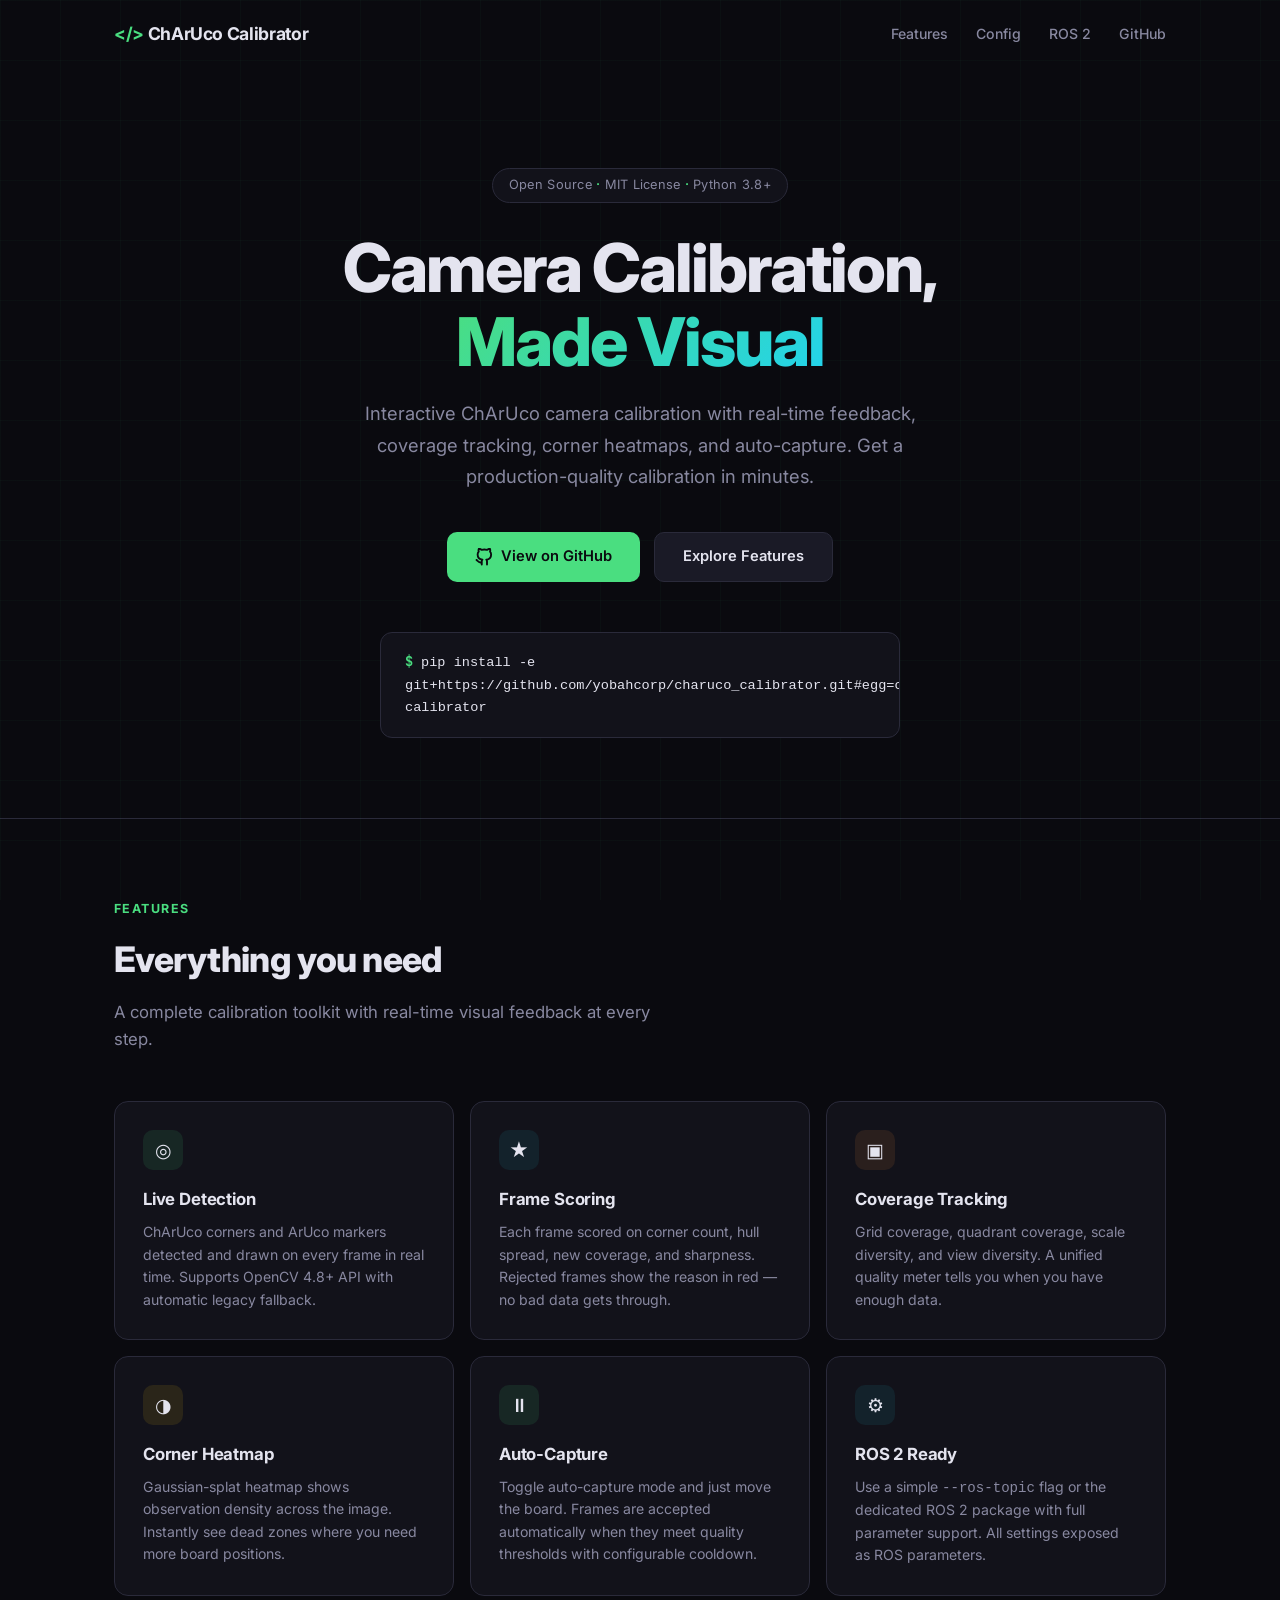
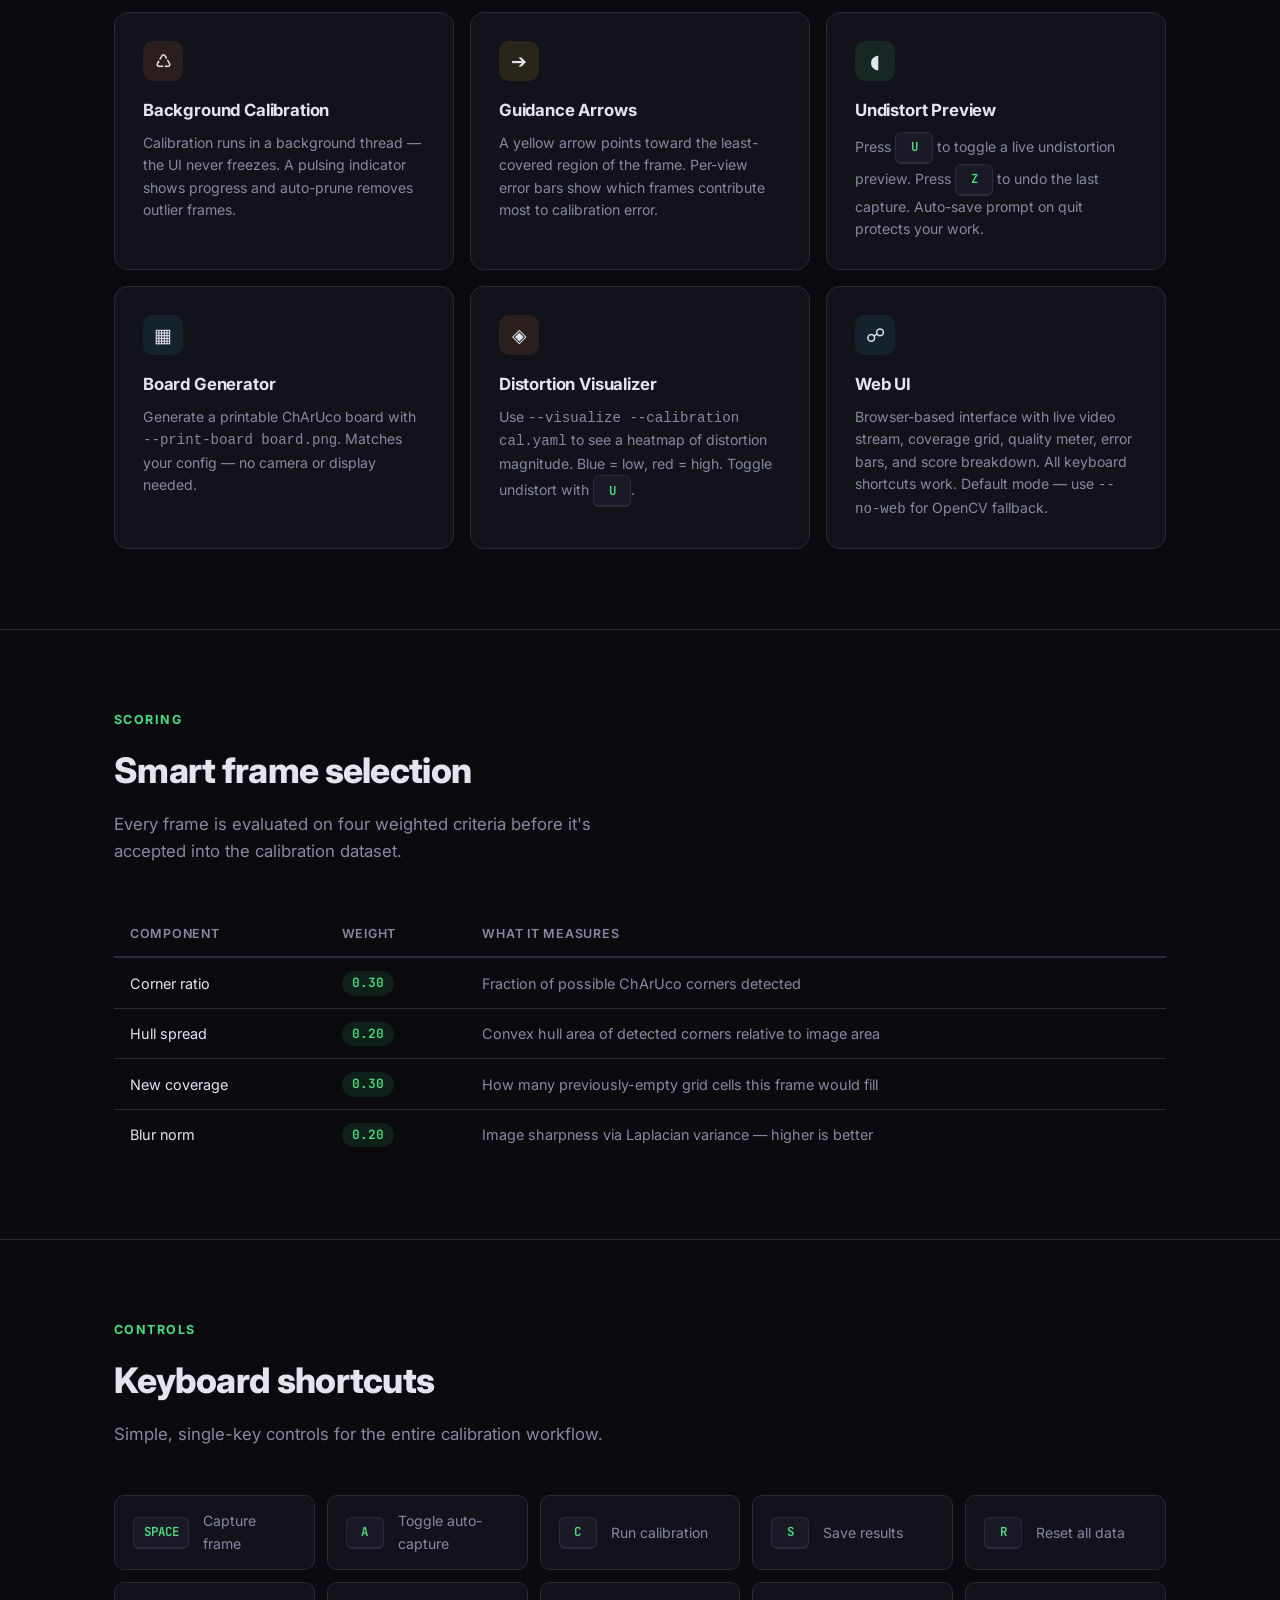
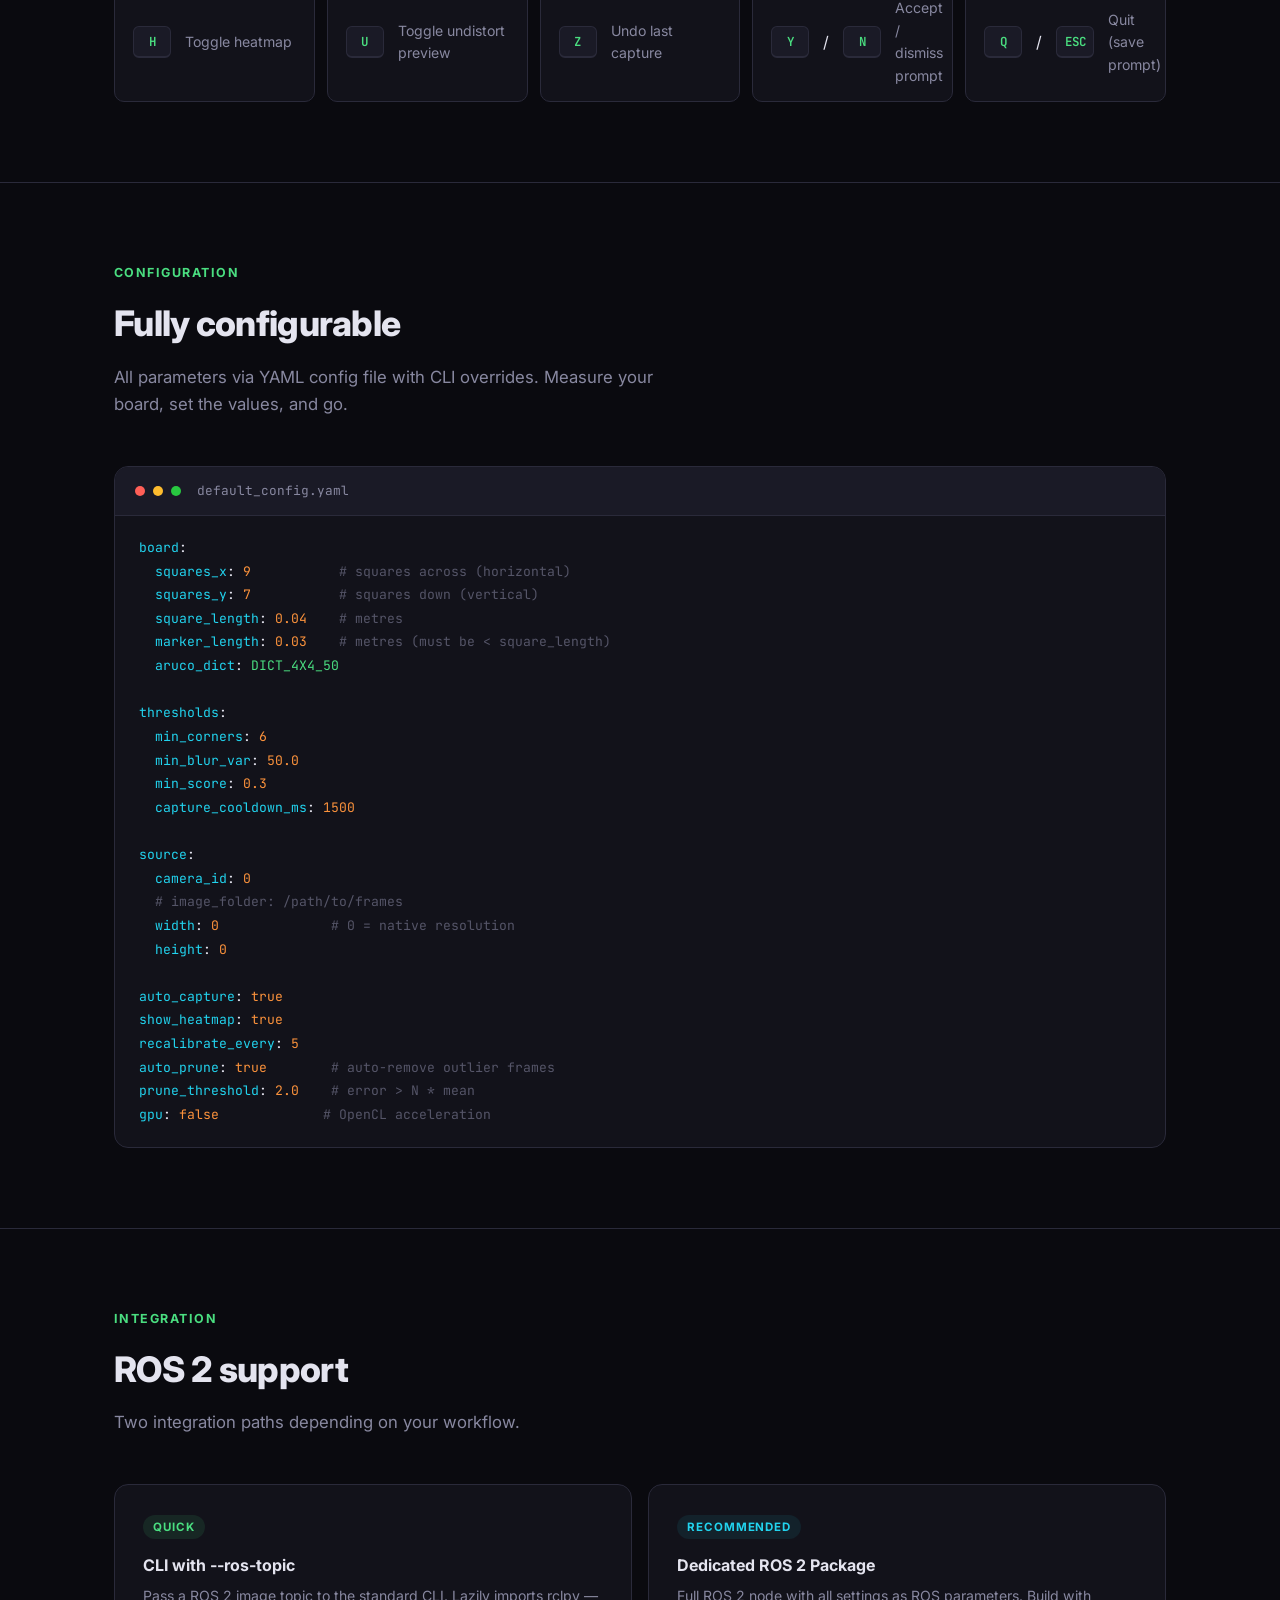
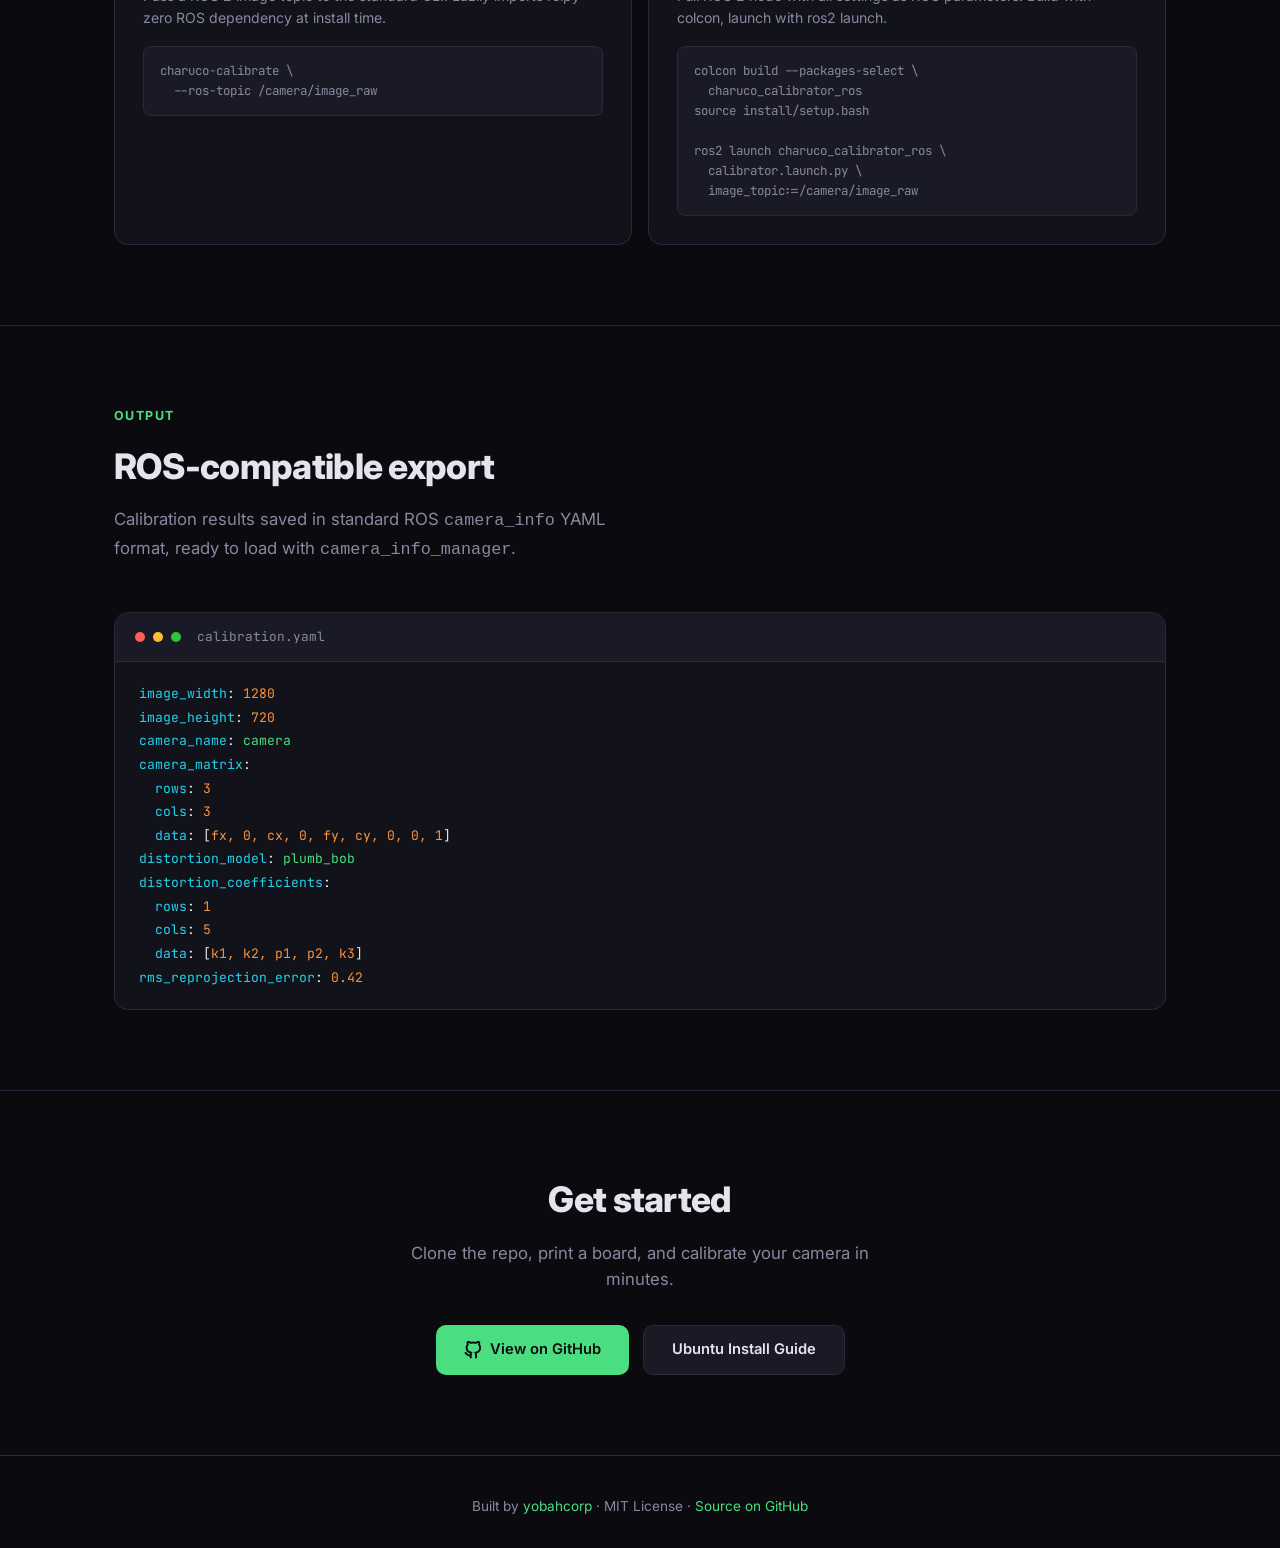
<file: docs/index.html>
<!DOCTYPE html>
<html lang="en">
<head>
  <meta charset="UTF-8">
  <meta name="viewport" content="width=device-width, initial-scale=1.0">
  <title>ChArUco Calibrator</title>
  <style>
    :root {
      --bg: #0a0a0f;
      --surface: #12121a;
      --surface2: #1a1a26;
      --border: #2a2a3a;
      --text: #e4e4ef;
      --text-dim: #8888a0;
      --accent: #4ade80;
      --accent2: #22d3ee;
      --accent-dim: rgba(74, 222, 128, 0.1);
      --accent2-dim: rgba(34, 211, 238, 0.08);
      --orange: #fb923c;
      --yellow: #facc15;
    }

    * { margin: 0; padding: 0; box-sizing: border-box; }

    body {
      font-family: 'Inter', -apple-system, BlinkMacSystemFont, 'Segoe UI', sans-serif;
      background: var(--bg);
      color: var(--text);
      line-height: 1.6;
      overflow-x: hidden;
    }

    /* Subtle grid background */
    body::before {
      content: '';
      position: fixed;
      top: 0; left: 0; right: 0; bottom: 0;
      background-image:
        linear-gradient(rgba(74, 222, 128, 0.03) 1px, transparent 1px),
        linear-gradient(90deg, rgba(74, 222, 128, 0.03) 1px, transparent 1px);
      background-size: 60px 60px;
      pointer-events: none;
      z-index: 0;
    }

    .container {
      max-width: 1100px;
      margin: 0 auto;
      padding: 0 24px;
      position: relative;
      z-index: 1;
    }

    /* Nav */
    nav {
      padding: 20px 0;
      display: flex;
      justify-content: space-between;
      align-items: center;
    }

    .logo {
      font-size: 1.1rem;
      font-weight: 700;
      letter-spacing: -0.02em;
      color: var(--text);
    }

    .logo span { color: var(--accent); }

    .nav-links { display: flex; gap: 28px; }

    .nav-links a {
      color: var(--text-dim);
      text-decoration: none;
      font-size: 0.88rem;
      font-weight: 500;
      transition: color 0.2s;
    }

    .nav-links a:hover { color: var(--text); }

    /* Hero */
    .hero {
      padding: 100px 0 80px;
      text-align: center;
    }

    .badge {
      display: inline-block;
      padding: 6px 16px;
      border-radius: 100px;
      border: 1px solid var(--border);
      background: var(--surface);
      font-size: 0.8rem;
      color: var(--text-dim);
      margin-bottom: 28px;
      letter-spacing: 0.02em;
    }

    .badge span { color: var(--accent); font-weight: 600; }

    h1 {
      font-size: clamp(2.8rem, 6vw, 4.2rem);
      font-weight: 800;
      letter-spacing: -0.03em;
      line-height: 1.1;
      margin-bottom: 20px;
    }

    h1 .gradient {
      background: linear-gradient(135deg, var(--accent), var(--accent2));
      -webkit-background-clip: text;
      -webkit-text-fill-color: transparent;
      background-clip: text;
    }

    .hero p {
      font-size: 1.15rem;
      color: var(--text-dim);
      max-width: 600px;
      margin: 0 auto 40px;
      line-height: 1.7;
    }

    .hero-actions {
      display: flex;
      gap: 14px;
      justify-content: center;
      flex-wrap: wrap;
    }

    .btn {
      display: inline-flex;
      align-items: center;
      gap: 8px;
      padding: 12px 28px;
      border-radius: 10px;
      font-size: 0.92rem;
      font-weight: 600;
      text-decoration: none;
      transition: all 0.2s;
      border: none;
      cursor: pointer;
    }

    .btn-primary {
      background: var(--accent);
      color: var(--bg);
    }

    .btn-primary:hover {
      background: #5eea94;
      transform: translateY(-1px);
      box-shadow: 0 8px 30px rgba(74, 222, 128, 0.25);
    }

    .btn-secondary {
      background: var(--surface2);
      color: var(--text);
      border: 1px solid var(--border);
    }

    .btn-secondary:hover {
      background: var(--border);
      transform: translateY(-1px);
    }

    /* Install snippet */
    .install-block {
      margin: 50px auto 0;
      max-width: 520px;
      background: var(--surface);
      border: 1px solid var(--border);
      border-radius: 12px;
      padding: 18px 24px;
      font-family: 'JetBrains Mono', 'Fira Code', monospace;
      font-size: 0.85rem;
      color: var(--text-dim);
      text-align: left;
      position: relative;
      overflow: hidden;
    }

    .install-block::before {
      content: '$ ';
      color: var(--accent);
      font-weight: 700;
    }

    .install-block code { color: var(--text); }

    /* Features */
    .section {
      padding: 80px 0;
    }

    .section-label {
      font-size: 0.78rem;
      font-weight: 700;
      text-transform: uppercase;
      letter-spacing: 0.12em;
      color: var(--accent);
      margin-bottom: 12px;
    }

    .section h2 {
      font-size: 2.2rem;
      font-weight: 800;
      letter-spacing: -0.02em;
      margin-bottom: 12px;
    }

    .section > .container > p {
      color: var(--text-dim);
      font-size: 1.05rem;
      max-width: 550px;
      margin-bottom: 48px;
    }

    .features-grid {
      display: grid;
      grid-template-columns: repeat(auto-fit, minmax(300px, 1fr));
      gap: 16px;
    }

    .feature-card {
      background: var(--surface);
      border: 1px solid var(--border);
      border-radius: 14px;
      padding: 28px;
      transition: all 0.25s;
    }

    .feature-card:hover {
      border-color: rgba(74, 222, 128, 0.3);
      transform: translateY(-2px);
      box-shadow: 0 8px 40px rgba(74, 222, 128, 0.06);
    }

    .feature-icon {
      width: 40px;
      height: 40px;
      border-radius: 10px;
      display: flex;
      align-items: center;
      justify-content: center;
      font-size: 1.2rem;
      margin-bottom: 16px;
    }

    .fi-green { background: var(--accent-dim); }
    .fi-cyan { background: var(--accent2-dim); }
    .fi-orange { background: rgba(251, 146, 60, 0.1); }
    .fi-yellow { background: rgba(250, 204, 21, 0.1); }

    .feature-card h3 {
      font-size: 1.05rem;
      font-weight: 700;
      margin-bottom: 8px;
      letter-spacing: -0.01em;
    }

    .feature-card p {
      color: var(--text-dim);
      font-size: 0.88rem;
      line-height: 1.6;
    }

    /* Keyboard controls */
    .keys-grid {
      display: grid;
      grid-template-columns: repeat(auto-fit, minmax(200px, 1fr));
      gap: 12px;
      margin-top: 32px;
    }

    .key-item {
      display: flex;
      align-items: center;
      gap: 14px;
      padding: 14px 18px;
      background: var(--surface);
      border: 1px solid var(--border);
      border-radius: 10px;
    }

    kbd {
      display: inline-flex;
      align-items: center;
      justify-content: center;
      min-width: 38px;
      height: 32px;
      padding: 0 10px;
      background: var(--surface2);
      border: 1px solid var(--border);
      border-bottom: 2px solid var(--border);
      border-radius: 6px;
      font-family: 'JetBrains Mono', 'Fira Code', monospace;
      font-size: 0.78rem;
      font-weight: 600;
      color: var(--accent);
      white-space: nowrap;
    }

    .key-item span {
      font-size: 0.88rem;
      color: var(--text-dim);
    }

    /* Config section */
    .config-block {
      background: var(--surface);
      border: 1px solid var(--border);
      border-radius: 14px;
      overflow: hidden;
      margin-top: 32px;
    }

    .config-header {
      padding: 14px 20px;
      background: var(--surface2);
      border-bottom: 1px solid var(--border);
      display: flex;
      align-items: center;
      gap: 8px;
    }

    .config-dot {
      width: 10px; height: 10px;
      border-radius: 50%;
    }

    .config-header span {
      font-size: 0.8rem;
      color: var(--text-dim);
      margin-left: 8px;
      font-family: 'JetBrains Mono', 'Fira Code', monospace;
    }

    .config-body {
      padding: 20px 24px;
      font-family: 'JetBrains Mono', 'Fira Code', monospace;
      font-size: 0.82rem;
      line-height: 1.8;
      overflow-x: auto;
    }

    .config-body .key { color: var(--accent2); }
    .config-body .val { color: var(--orange); }
    .config-body .str { color: var(--accent); }
    .config-body .cmt { color: #555568; }

    /* Scoring table */
    .score-table {
      width: 100%;
      border-collapse: collapse;
      margin-top: 32px;
      font-size: 0.9rem;
    }

    .score-table th {
      text-align: left;
      padding: 12px 16px;
      border-bottom: 2px solid var(--border);
      color: var(--text-dim);
      font-size: 0.78rem;
      font-weight: 600;
      text-transform: uppercase;
      letter-spacing: 0.06em;
    }

    .score-table td {
      padding: 12px 16px;
      border-bottom: 1px solid var(--border);
    }

    .score-table tr:last-child td { border-bottom: none; }

    .weight {
      display: inline-block;
      padding: 2px 10px;
      background: var(--accent-dim);
      border-radius: 100px;
      font-family: 'JetBrains Mono', 'Fira Code', monospace;
      font-size: 0.8rem;
      color: var(--accent);
      font-weight: 600;
    }

    /* ROS section */
    .ros-options {
      display: grid;
      grid-template-columns: 1fr 1fr;
      gap: 16px;
      margin-top: 32px;
    }

    @media (max-width: 700px) {
      .ros-options { grid-template-columns: 1fr; }
    }

    .ros-card {
      background: var(--surface);
      border: 1px solid var(--border);
      border-radius: 14px;
      padding: 28px;
    }

    .ros-card h3 {
      font-size: 1rem;
      margin-bottom: 6px;
    }

    .ros-card .tag {
      display: inline-block;
      font-size: 0.72rem;
      font-weight: 700;
      text-transform: uppercase;
      letter-spacing: 0.08em;
      padding: 3px 10px;
      border-radius: 100px;
      margin-bottom: 14px;
    }

    .tag-quick {
      background: var(--accent-dim);
      color: var(--accent);
    }

    .tag-rec {
      background: var(--accent2-dim);
      color: var(--accent2);
    }

    .ros-card p {
      color: var(--text-dim);
      font-size: 0.88rem;
      margin-bottom: 16px;
      line-height: 1.6;
    }

    .ros-card pre {
      background: var(--surface2);
      border: 1px solid var(--border);
      border-radius: 8px;
      padding: 14px 16px;
      font-family: 'JetBrains Mono', 'Fira Code', monospace;
      font-size: 0.78rem;
      line-height: 1.6;
      overflow-x: auto;
      color: var(--text-dim);
    }

    /* Footer */
    footer {
      padding: 40px 0;
      border-top: 1px solid var(--border);
      text-align: center;
    }

    footer p {
      color: var(--text-dim);
      font-size: 0.85rem;
    }

    footer a {
      color: var(--accent);
      text-decoration: none;
    }

    footer a:hover { text-decoration: underline; }

    /* Divider */
    .divider {
      height: 1px;
      background: var(--border);
    }

    /* Responsive */
    @media (max-width: 600px) {
      .hero { padding: 60px 0 50px; }
      .section { padding: 50px 0; }
      .features-grid { grid-template-columns: 1fr; }
      .keys-grid { grid-template-columns: 1fr; }
      .nav-links { gap: 16px; }
    }
  </style>
  <link rel="preconnect" href="https://fonts.googleapis.com">
  <link rel="preconnect" href="https://fonts.gstatic.com" crossorigin>
  <link href="https://fonts.googleapis.com/css2?family=Inter:wght@400;500;600;700;800&family=JetBrains+Mono:wght@400;600;700&display=swap" rel="stylesheet">
</head>
<body>

  <!-- Nav -->
  <div class="container">
    <nav>
      <div class="logo"><span>&lt;/&gt;</span> ChArUco Calibrator</div>
      <div class="nav-links">
        <a href="#features">Features</a>
        <a href="#config">Config</a>
        <a href="#ros">ROS 2</a>
        <a href="https://github.com/yobahcorp/charuco_calibrator">GitHub</a>
      </div>
    </nav>
  </div>

  <!-- Hero -->
  <div class="container">
    <section class="hero">
      <div class="badge">Open Source <span>&middot;</span> MIT License <span>&middot;</span> Python 3.8+</div>
      <h1>Camera Calibration,<br><span class="gradient">Made Visual</span></h1>
      <p>Interactive ChArUco camera calibration with real-time feedback, coverage tracking, corner heatmaps, and auto-capture. Get a production-quality calibration in minutes.</p>
      <div class="hero-actions">
        <a href="https://github.com/yobahcorp/charuco_calibrator" class="btn btn-primary">
          <svg width="18" height="18" viewBox="0 0 24 24" fill="none" stroke="currentColor" stroke-width="2.5" stroke-linecap="round" stroke-linejoin="round"><path d="M9 19c-5 1.5-5-2.5-7-3m14 6v-3.87a3.37 3.37 0 0 0-.94-2.61c3.14-.35 6.44-1.54 6.44-7A5.44 5.44 0 0 0 20 4.77 5.07 5.07 0 0 0 19.91 1S18.73.65 16 2.48a13.38 13.38 0 0 0-7 0C6.27.65 5.09 1 5.09 1A5.07 5.07 0 0 0 5 4.77a5.44 5.44 0 0 0-1.5 3.78c0 5.42 3.3 6.61 6.44 7A3.37 3.37 0 0 0 9 18.13V22"></path></svg>
          View on GitHub
        </a>
        <a href="#features" class="btn btn-secondary">Explore Features</a>
      </div>
      <div class="install-block"><code>pip install -e git+https://github.com/yobahcorp/charuco_calibrator.git#egg=charuco-calibrator</code></div>
    </section>
  </div>

  <div class="divider"></div>

  <!-- Features -->
  <section class="section" id="features">
    <div class="container">
      <div class="section-label">Features</div>
      <h2>Everything you need</h2>
      <p>A complete calibration toolkit with real-time visual feedback at every step.</p>

      <div class="features-grid">
        <div class="feature-card">
          <div class="feature-icon fi-green">&#9678;</div>
          <h3>Live Detection</h3>
          <p>ChArUco corners and ArUco markers detected and drawn on every frame in real time. Supports OpenCV 4.8+ API with automatic legacy fallback.</p>
        </div>

        <div class="feature-card">
          <div class="feature-icon fi-cyan">&#9733;</div>
          <h3>Frame Scoring</h3>
          <p>Each frame scored on corner count, hull spread, new coverage, and sharpness. Rejected frames show the reason in red &mdash; no bad data gets through.</p>
        </div>

        <div class="feature-card">
          <div class="feature-icon fi-orange">&#9635;</div>
          <h3>Coverage Tracking</h3>
          <p>Grid coverage, quadrant coverage, scale diversity, and view diversity. A unified quality meter tells you when you have enough data.</p>
        </div>

        <div class="feature-card">
          <div class="feature-icon fi-yellow">&#9681;</div>
          <h3>Corner Heatmap</h3>
          <p>Gaussian-splat heatmap shows observation density across the image. Instantly see dead zones where you need more board positions.</p>
        </div>

        <div class="feature-card">
          <div class="feature-icon fi-green">&#9208;</div>
          <h3>Auto-Capture</h3>
          <p>Toggle auto-capture mode and just move the board. Frames are accepted automatically when they meet quality thresholds with configurable cooldown.</p>
        </div>

        <div class="feature-card">
          <div class="feature-icon fi-cyan">&#9881;</div>
          <h3>ROS 2 Ready</h3>
          <p>Use a simple <code>--ros-topic</code> flag or the dedicated ROS 2 package with full parameter support. All settings exposed as ROS parameters.</p>
        </div>

        <div class="feature-card">
          <div class="feature-icon fi-orange">&#9850;</div>
          <h3>Background Calibration</h3>
          <p>Calibration runs in a background thread &mdash; the UI never freezes. A pulsing indicator shows progress and auto-prune removes outlier frames.</p>
        </div>

        <div class="feature-card">
          <div class="feature-icon fi-yellow">&#10132;</div>
          <h3>Guidance Arrows</h3>
          <p>A yellow arrow points toward the least-covered region of the frame. Per-view error bars show which frames contribute most to calibration error.</p>
        </div>

        <div class="feature-card">
          <div class="feature-icon fi-green">&#9686;</div>
          <h3>Undistort Preview</h3>
          <p>Press <kbd>U</kbd> to toggle a live undistortion preview. Press <kbd>Z</kbd> to undo the last capture. Auto-save prompt on quit protects your work.</p>
        </div>

        <div class="feature-card">
          <div class="feature-icon fi-cyan">&#9638;</div>
          <h3>Board Generator</h3>
          <p>Generate a printable ChArUco board with <code>--print-board board.png</code>. Matches your config &mdash; no camera or display needed.</p>
        </div>

        <div class="feature-card">
          <div class="feature-icon fi-orange">&#9672;</div>
          <h3>Distortion Visualizer</h3>
          <p>Use <code>--visualize --calibration cal.yaml</code> to see a heatmap of distortion magnitude. Blue = low, red = high. Toggle undistort with <kbd>U</kbd>.</p>
        </div>

        <div class="feature-card">
          <div class="feature-icon fi-cyan">&#9741;</div>
          <h3>Web UI</h3>
          <p>Browser-based interface with live video stream, coverage grid, quality meter, error bars, and score breakdown. All keyboard shortcuts work. Default mode &mdash; use <code>--no-web</code> for OpenCV fallback.</p>
        </div>
      </div>
    </div>
  </section>

  <div class="divider"></div>

  <!-- Scoring -->
  <section class="section">
    <div class="container">
      <div class="section-label">Scoring</div>
      <h2>Smart frame selection</h2>
      <p>Every frame is evaluated on four weighted criteria before it's accepted into the calibration dataset.</p>

      <table class="score-table">
        <thead>
          <tr>
            <th>Component</th>
            <th>Weight</th>
            <th>What it measures</th>
          </tr>
        </thead>
        <tbody>
          <tr>
            <td>Corner ratio</td>
            <td><span class="weight">0.30</span></td>
            <td style="color: var(--text-dim)">Fraction of possible ChArUco corners detected</td>
          </tr>
          <tr>
            <td>Hull spread</td>
            <td><span class="weight">0.20</span></td>
            <td style="color: var(--text-dim)">Convex hull area of detected corners relative to image area</td>
          </tr>
          <tr>
            <td>New coverage</td>
            <td><span class="weight">0.30</span></td>
            <td style="color: var(--text-dim)">How many previously-empty grid cells this frame would fill</td>
          </tr>
          <tr>
            <td>Blur norm</td>
            <td><span class="weight">0.20</span></td>
            <td style="color: var(--text-dim)">Image sharpness via Laplacian variance &mdash; higher is better</td>
          </tr>
        </tbody>
      </table>
    </div>
  </section>

  <div class="divider"></div>

  <!-- Keyboard -->
  <section class="section">
    <div class="container">
      <div class="section-label">Controls</div>
      <h2>Keyboard shortcuts</h2>
      <p>Simple, single-key controls for the entire calibration workflow.</p>

      <div class="keys-grid">
        <div class="key-item"><kbd>SPACE</kbd> <span>Capture frame</span></div>
        <div class="key-item"><kbd>A</kbd> <span>Toggle auto-capture</span></div>
        <div class="key-item"><kbd>C</kbd> <span>Run calibration</span></div>
        <div class="key-item"><kbd>S</kbd> <span>Save results</span></div>
        <div class="key-item"><kbd>R</kbd> <span>Reset all data</span></div>
        <div class="key-item"><kbd>H</kbd> <span>Toggle heatmap</span></div>
        <div class="key-item"><kbd>U</kbd> <span>Toggle undistort preview</span></div>
        <div class="key-item"><kbd>Z</kbd> <span>Undo last capture</span></div>
        <div class="key-item"><kbd>Y</kbd> / <kbd>N</kbd> <span>Accept / dismiss prompt</span></div>
        <div class="key-item"><kbd>Q</kbd> / <kbd>ESC</kbd> <span>Quit (save prompt)</span></div>
      </div>
    </div>
  </section>

  <div class="divider"></div>

  <!-- Config -->
  <section class="section" id="config">
    <div class="container">
      <div class="section-label">Configuration</div>
      <h2>Fully configurable</h2>
      <p>All parameters via YAML config file with CLI overrides. Measure your board, set the values, and go.</p>

      <div class="config-block">
        <div class="config-header">
          <div class="config-dot" style="background: #ff5f57;"></div>
          <div class="config-dot" style="background: #febc2e;"></div>
          <div class="config-dot" style="background: #28c840;"></div>
          <span>default_config.yaml</span>
        </div>
        <div class="config-body">
          <span class="key">board</span>:<br>
          &nbsp;&nbsp;<span class="key">squares_x</span>: <span class="val">9</span> &nbsp;&nbsp;&nbsp;&nbsp;&nbsp;&nbsp;&nbsp;&nbsp;&nbsp;&nbsp;<span class="cmt"># squares across (horizontal)</span><br>
          &nbsp;&nbsp;<span class="key">squares_y</span>: <span class="val">7</span> &nbsp;&nbsp;&nbsp;&nbsp;&nbsp;&nbsp;&nbsp;&nbsp;&nbsp;&nbsp;<span class="cmt"># squares down (vertical)</span><br>
          &nbsp;&nbsp;<span class="key">square_length</span>: <span class="val">0.04</span> &nbsp;&nbsp;&nbsp;<span class="cmt"># metres</span><br>
          &nbsp;&nbsp;<span class="key">marker_length</span>: <span class="val">0.03</span> &nbsp;&nbsp;&nbsp;<span class="cmt"># metres (must be &lt; square_length)</span><br>
          &nbsp;&nbsp;<span class="key">aruco_dict</span>: <span class="str">DICT_4X4_50</span><br>
          <br>
          <span class="key">thresholds</span>:<br>
          &nbsp;&nbsp;<span class="key">min_corners</span>: <span class="val">6</span><br>
          &nbsp;&nbsp;<span class="key">min_blur_var</span>: <span class="val">50.0</span><br>
          &nbsp;&nbsp;<span class="key">min_score</span>: <span class="val">0.3</span><br>
          &nbsp;&nbsp;<span class="key">capture_cooldown_ms</span>: <span class="val">1500</span><br>
          <br>
          <span class="key">source</span>:<br>
          &nbsp;&nbsp;<span class="key">camera_id</span>: <span class="val">0</span><br>
          &nbsp;&nbsp;<span class="cmt"># image_folder: /path/to/frames</span><br>
          &nbsp;&nbsp;<span class="key">width</span>: <span class="val">0</span> &nbsp;&nbsp;&nbsp;&nbsp;&nbsp;&nbsp;&nbsp;&nbsp;&nbsp;&nbsp;&nbsp;&nbsp;&nbsp;<span class="cmt"># 0 = native resolution</span><br>
          &nbsp;&nbsp;<span class="key">height</span>: <span class="val">0</span><br>
          <br>
          <span class="key">auto_capture</span>: <span class="val">true</span><br>
          <span class="key">show_heatmap</span>: <span class="val">true</span><br>
          <span class="key">recalibrate_every</span>: <span class="val">5</span><br>
          <span class="key">auto_prune</span>: <span class="val">true</span> &nbsp;&nbsp;&nbsp;&nbsp;&nbsp;&nbsp;&nbsp;<span class="cmt"># auto-remove outlier frames</span><br>
          <span class="key">prune_threshold</span>: <span class="val">2.0</span> &nbsp;&nbsp;&nbsp;<span class="cmt"># error &gt; N * mean</span><br>
          <span class="key">gpu</span>: <span class="val">false</span> &nbsp;&nbsp;&nbsp;&nbsp;&nbsp;&nbsp;&nbsp;&nbsp;&nbsp;&nbsp;&nbsp;&nbsp;<span class="cmt"># OpenCL acceleration</span>
        </div>
      </div>
    </div>
  </section>

  <div class="divider"></div>

  <!-- ROS 2 -->
  <section class="section" id="ros">
    <div class="container">
      <div class="section-label">Integration</div>
      <h2>ROS 2 support</h2>
      <p>Two integration paths depending on your workflow.</p>

      <div class="ros-options">
        <div class="ros-card">
          <span class="tag tag-quick">Quick</span>
          <h3>CLI with --ros-topic</h3>
          <p>Pass a ROS 2 image topic to the standard CLI. Lazily imports rclpy &mdash; zero ROS dependency at install time.</p>
          <pre>charuco-calibrate \
  --ros-topic /camera/image_raw</pre>
        </div>

        <div class="ros-card">
          <span class="tag tag-rec">Recommended</span>
          <h3>Dedicated ROS 2 Package</h3>
          <p>Full ROS 2 node with all settings as ROS parameters. Build with colcon, launch with ros2 launch.</p>
          <pre>colcon build --packages-select \
  charuco_calibrator_ros
source install/setup.bash

ros2 launch charuco_calibrator_ros \
  calibrator.launch.py \
  image_topic:=/camera/image_raw</pre>
        </div>
      </div>
    </div>
  </section>

  <div class="divider"></div>

  <!-- Output -->
  <section class="section">
    <div class="container">
      <div class="section-label">Output</div>
      <h2>ROS-compatible export</h2>
      <p>Calibration results saved in standard ROS <code>camera_info</code> YAML format, ready to load with <code>camera_info_manager</code>.</p>

      <div class="config-block">
        <div class="config-header">
          <div class="config-dot" style="background: #ff5f57;"></div>
          <div class="config-dot" style="background: #febc2e;"></div>
          <div class="config-dot" style="background: #28c840;"></div>
          <span>calibration.yaml</span>
        </div>
        <div class="config-body">
          <span class="key">image_width</span>: <span class="val">1280</span><br>
          <span class="key">image_height</span>: <span class="val">720</span><br>
          <span class="key">camera_name</span>: <span class="str">camera</span><br>
          <span class="key">camera_matrix</span>:<br>
          &nbsp;&nbsp;<span class="key">rows</span>: <span class="val">3</span><br>
          &nbsp;&nbsp;<span class="key">cols</span>: <span class="val">3</span><br>
          &nbsp;&nbsp;<span class="key">data</span>: [<span class="val">fx, 0, cx, 0, fy, cy, 0, 0, 1</span>]<br>
          <span class="key">distortion_model</span>: <span class="str">plumb_bob</span><br>
          <span class="key">distortion_coefficients</span>:<br>
          &nbsp;&nbsp;<span class="key">rows</span>: <span class="val">1</span><br>
          &nbsp;&nbsp;<span class="key">cols</span>: <span class="val">5</span><br>
          &nbsp;&nbsp;<span class="key">data</span>: [<span class="val">k1, k2, p1, p2, k3</span>]<br>
          <span class="key">rms_reprojection_error</span>: <span class="val">0.42</span>
        </div>
      </div>
    </div>
  </section>

  <div class="divider"></div>

  <!-- CTA -->
  <section class="section" style="text-align: center;">
    <div class="container">
      <h2>Get started</h2>
      <p style="color: var(--text-dim); font-size: 1.05rem; max-width: 500px; margin: 12px auto 32px;">Clone the repo, print a board, and calibrate your camera in minutes.</p>
      <div class="hero-actions">
        <a href="https://github.com/yobahcorp/charuco_calibrator" class="btn btn-primary">
          <svg width="18" height="18" viewBox="0 0 24 24" fill="none" stroke="currentColor" stroke-width="2.5" stroke-linecap="round" stroke-linejoin="round"><path d="M9 19c-5 1.5-5-2.5-7-3m14 6v-3.87a3.37 3.37 0 0 0-.94-2.61c3.14-.35 6.44-1.54 6.44-7A5.44 5.44 0 0 0 20 4.77 5.07 5.07 0 0 0 19.91 1S18.73.65 16 2.48a13.38 13.38 0 0 0-7 0C6.27.65 5.09 1 5.09 1A5.07 5.07 0 0 0 5 4.77a5.44 5.44 0 0 0-1.5 3.78c0 5.42 3.3 6.61 6.44 7A3.37 3.37 0 0 0 9 18.13V22"></path></svg>
          View on GitHub
        </a>
        <a href="https://github.com/yobahcorp/charuco_calibrator/blob/main/INSTALL_UBUNTU.md" class="btn btn-secondary">Ubuntu Install Guide</a>
      </div>
    </div>
  </section>

  <!-- Footer -->
  <footer>
    <div class="container">
      <p>Built by <a href="https://github.com/yobahcorp">yobahcorp</a> &middot; MIT License &middot; <a href="https://github.com/yobahcorp/charuco_calibrator">Source on GitHub</a></p>
    </div>
  </footer>

</body>
</html>
</file>
